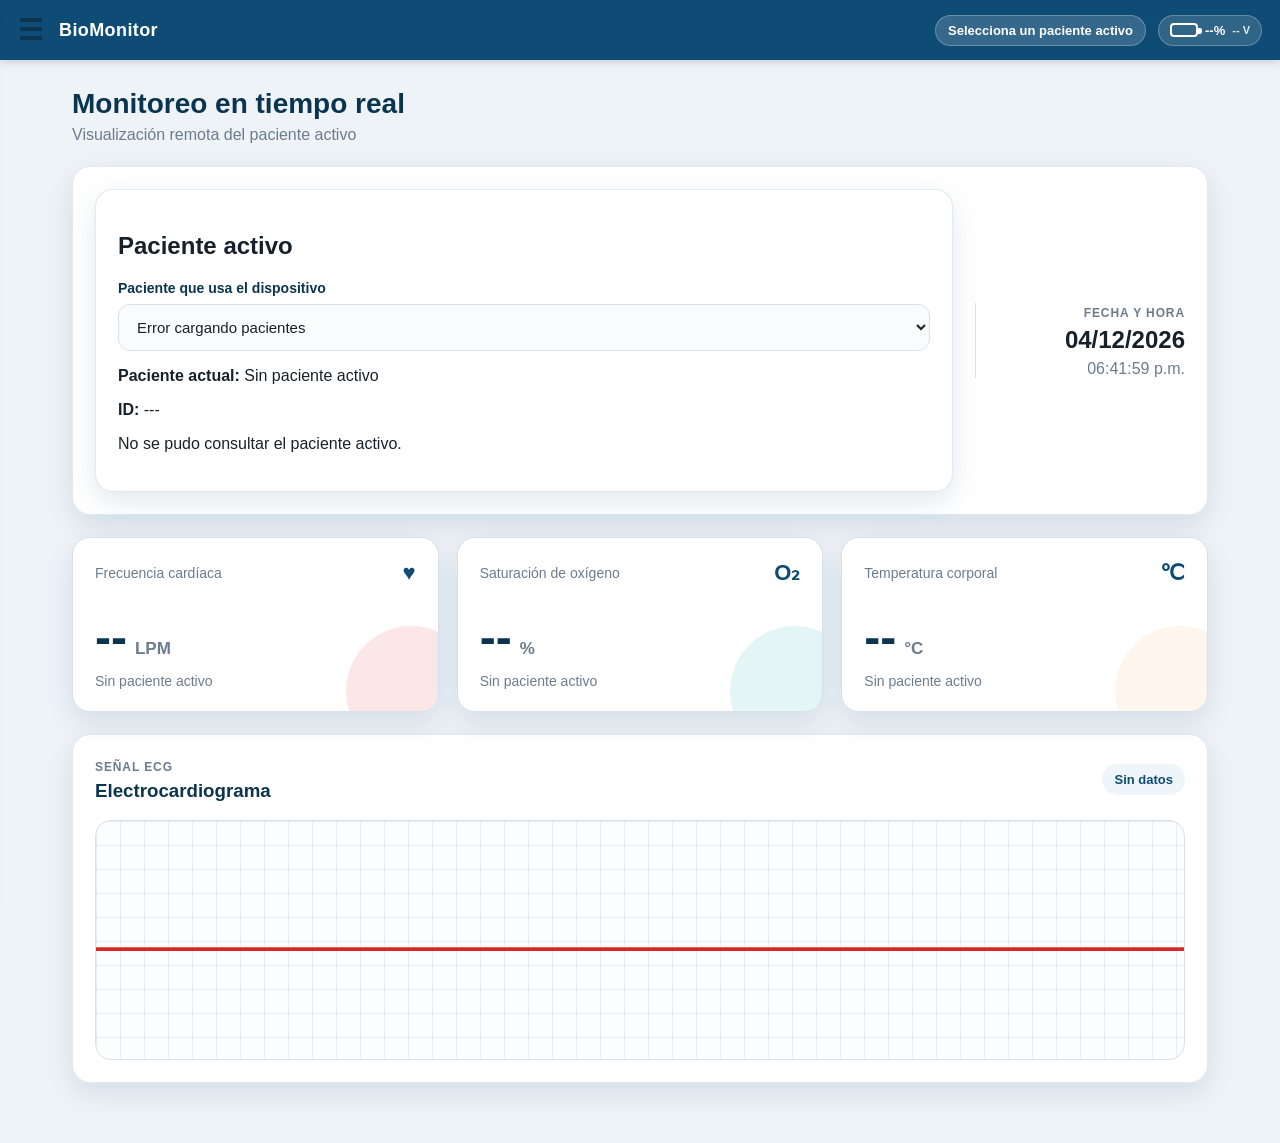
<file: index.html>
<!doctype html>
<html lang="es">
  <head>
    <meta charset="UTF-8" />
    <meta name="viewport" content="width=device-width, initial-scale=1.0" />
    <title>Monitor Biomédico IoT</title>

    <link rel="stylesheet" href="styles.css" />
  </head>

  <body>
    <!-- Navegación por CSS -->
    <input type="radio" name="pantalla" id="pantallaMonitoreo" checked hidden />
    <input type="radio" name="pantalla" id="pantallaRegistro" hidden />
    <input type="radio" name="pantalla" id="pantallaReportes" hidden />
    <input type="checkbox" id="menuToggle" hidden />

    <!-- Barra superior -->
<header class="topbar">
  <label for="menuToggle" class="menu-btn">☰</label>

  <div class="topbar-title">BioMonitor</div>

  <div class="topbar-status">
    <span class="connection-pill" id="estadoConexion">En línea</span>

    <div class="battery-topbar" id="batteryWidget">
      <div class="battery-icon-small">
        <div class="battery-level-small" id="batteryLevel"></div>
      </div>

      <span class="battery-text">
        <span id="bateria">--</span>%
      </span>

      <span class="battery-voltage-small" id="voltajeBat">-- V</span>
    </div>
  </div>
</header>

    <!-- Menú lateral -->
    <aside class="sidebar">
      <div class="sidebar-header">
        <h2>Menú</h2>
        <label for="menuToggle" class="close-menu">×</label>
      </div>

      <nav class="nav-menu">
        <label for="pantallaMonitoreo" class="nav-item" onclick="cerrarMenu()">
          <span class="nav-icon">⌁</span>
          <span>Monitoreo</span>
        </label>

        <label for="pantallaRegistro" class="nav-item" onclick="cerrarMenu()">
          <span class="nav-icon">＋</span>
          <span>Registro de pacientes</span>
        </label>

        <label for="pantallaReportes" class="nav-item" onclick="cerrarMenu()">
          <span class="nav-icon">▣</span>
          <span>Generación de reportes</span>
        </label>
      </nav>
    </aside>

    <label for="menuToggle" class="overlay"></label>

    <main class="app">
      <!-- ========================= -->
      <!-- PANTALLA 1: MONITOREO -->
      <!-- ========================= -->
      <section id="monitoreo" class="screen">

        <div class="screen-header">
          <div>
            <h2>Monitoreo en tiempo real</h2>
            <p>Visualización remota del paciente activo</p>
          </div>
        </div>

        <div class="patient-summary card">
          <div class="card patient-card">
            <h2 class="card-title">Paciente activo</h2>

            <div class="form-group">
              <label for="selectPacienteActivo"
                >Paciente que usa el dispositivo</label
              >
              <select
                id="selectPacienteActivo"
                onchange="establecerPacienteActivo()"
              >
                <option value="">Cargando pacientes...</option>
              </select>
            </div>

            <p>
              <strong>Paciente actual:</strong>
              <span id="pacienteActivo">Sin paciente activo</span>
            </p>

            <p>
              <strong>ID:</strong>
              <span id="pacienteID">---</span>
            </p>

            <p class="small-text" id="estadoPacienteActivo">
              Selecciona el paciente antes de iniciar el monitoreo.
            </p>
          </div>

          <div class="datetime-box">
            <span class="section-label">Fecha y hora</span>
            <h3 id="fechaActual">--/--/----</h3>
            <p id="horaActual">--:--:--</p>
          </div>
        </div>

        <div class="vitals-grid">
          <article class="vital-card heart">
            <div class="vital-header">
              <span>Frecuencia cardíaca</span>
              <span class="vital-icon">♥</span>
            </div>
            <div class="vital-value">
              <span id="bpm">--</span>
              <small>LPM</small>
            </div>
            <p id="estadoBPM">Esperando datos</p>
          </article>

          <article class="vital-card oxygen">
            <div class="vital-header">
              <span>Saturación de oxígeno</span>
              <span class="vital-icon">O₂</span>
            </div>
            <div class="vital-value">
              <span id="spo2">--</span>
              <small>%</small>
            </div>
            <p id="estadoSpO2">Esperando datos</p>
          </article>

          <article class="vital-card temperature">
            <div class="vital-header">
              <span>Temperatura corporal</span>
              <span class="vital-icon">℃</span>
            </div>
            <div class="vital-value">
              <span id="temp">--</span>
              <small>°C</small>
            </div>
            <p id="estadoTemp">Esperando datos</p>
          </article>
        </div>

        <section class="card ecg-card">
          <div class="card-title-row">
            <div>
              <span class="section-label">Señal ECG</span>
              <h3>Electrocardiograma</h3>
            </div>
            <span class="ecg-status" id="estadoECG">Sin datos</span>
          </div>

          <div class="ecg-graph" id="graficaECG">
            <svg viewBox="0 0 1000 260" preserveAspectRatio="none">
              <polyline
                points="0,140 60,140 85,140 100,138 115,142 130,140 150,140 170,138 185,145 200,135 215,140 245,140 260,90 275,190 290,140 330,140 350,136 365,144 380,140 440,140 465,140 480,138 495,142 510,140 540,140 560,135 575,145 590,138 610,140 640,140 655,85 670,195 685,140 730,140 750,137 765,145 780,140 850,140 870,138 885,142 900,140 930,140 950,136 965,144 980,140 1000,140"
              />
            </svg>
          </div>
        </section>
      </section>

      <!-- ========================= -->
      <!-- PANTALLA 2: REGISTRO -->
      <!-- ========================= -->
      <section id="registro" class="screen">
        <div class="screen-header">
          <div>
            <h2>Registro de pacientes</h2>
            <p>Alta de paciente para monitoreo remoto</p>
          </div>
        </div>

        <form class="card form-card" id="formRegistroPaciente">
          <div class="form-grid">
            <div class="form-group">
              <label for="nombre">Nombre completo</label>
              <input
                type="text"
                id="nombre"
                name="nombre"
                placeholder="Nombre del paciente"
              />
            </div>

            <div class="form-group">
              <label for="edad">Edad</label>
              <input type="number" id="edad" name="edad" placeholder="Años" />
            </div>

            <div class="form-group">
              <label for="sexo">Sexo</label>
              <select id="sexo" name="sexo">
                <option value="">Seleccionar</option>
                <option value="Femenino">Femenino</option>
                <option value="Masculino">Masculino</option>
                <option value="Otro">Otro</option>
              </select>
            </div>

            <div class="form-group">
              <label for="peso">Peso</label>
              <input type="number" id="peso" name="peso" placeholder="kg" />
            </div>

            <div class="form-group">
              <label for="estatura">Estatura</label>
              <input
                type="number"
                id="estatura"
                name="estatura"
                placeholder="cm"
              />
            </div>
          </div>

          <div class="check-section">
            <span class="section-label">Antecedentes / factores de riesgo</span>

            <div class="check-grid">
              <label class="check-card">
                <input
                  type="checkbox"
                  id="hipertenso"
                  name="factores"
                  value="Hipertensión"
                />
                <span>Hipertensión</span>
              </label>

              <label class="check-card">
                <input
                  type="checkbox"
                  id="diabetico"
                  name="factores"
                  value="Diabetes"
                />
                <span>Diabetes</span>
              </label>

              <label class="check-card">
                <input
                  type="checkbox"
                  id="obesidad"
                  name="factores"
                  value="Obesidad"
                />
                <span>Obesidad</span>
              </label>

              <label class="check-card">
                <input
                  type="checkbox"
                  id="tabaquismo"
                  name="factores"
                  value="Tabaquismo"
                />
                <span>Tabaquismo</span>
              </label>

              <label class="check-card">
                <input
                  type="checkbox"
                  id="epoc"
                  name="factores"
                  value="EPOC / enfermedad pulmonar crónica"
                />
                <span>EPOC / enfermedad pulmonar crónica</span>
              </label>

              <label class="check-card">
                <input type="checkbox" id="asma" name="factores" value="Asma" />
                <span>Asma</span>
              </label>

              <label class="check-card">
                <input
                  type="checkbox"
                  id="cardiopatia"
                  name="factores"
                  value="Enfermedad cardíaca"
                />
                <span>Enfermedad cardíaca</span>
              </label>

              <label class="check-card">
                <input
                  type="checkbox"
                  id="arritmias"
                  name="factores"
                  value="Arritmias"
                />
                <span>Arritmias</span>
              </label>

              <label class="check-card">
                <input
                  type="checkbox"
                  id="insuficienciaCardiaca"
                  name="factores"
                  value="Insuficiencia cardíaca"
                />
                <span>Insuficiencia cardíaca</span>
              </label>

              <label class="check-card">
                <input
                  type="checkbox"
                  id="apneaSueno"
                  name="factores"
                  value="Apnea del sueño"
                />
                <span>Apnea del sueño</span>
              </label>

              <label class="check-card">
                <input
                  type="checkbox"
                  id="anemia"
                  name="factores"
                  value="Anemia"
                />
                <span>Anemia</span>
              </label>

              <label class="check-card">
                <input
                  type="checkbox"
                  id="tiroides"
                  name="factores"
                  value="Enfermedad tiroidea"
                />
                <span>Enfermedad tiroidea</span>
              </label>

              <label class="check-card">
                <input
                  type="checkbox"
                  id="marcapasos"
                  name="factores"
                  value="Marcapasos"
                />
                <span>Marcapasos</span>
              </label>

              <label class="check-card">
                <input
                  type="checkbox"
                  id="oxigeno"
                  name="factores"
                  value="Uso de oxígeno suplementario"
                />
                <span>Oxígeno suplementario</span>
              </label>

              <label class="check-card">
                <input
                  type="checkbox"
                  id="medicamentosFC"
                  name="factores"
                  value="Medicamentos que modifican la frecuencia cardíaca"
                />
                <span>Medicamentos que modifican FC</span>
              </label>

              <label class="check-card">
                <input
                  type="checkbox"
                  id="otras"
                  name="factores"
                  value="Otras"
                />
                <span>Otras</span>
              </label>
            </div>
          </div>

          <div class="location-section">
            <span class="section-label">Ubicación de monitoreo</span>

            <div class="form-grid">
              <div class="form-group">
                <label for="ciudadBusqueda">Ciudad / localidad</label>
                <input
                  type="text"
                  id="ciudadBusqueda"
                  name="ciudadBusqueda"
                  placeholder="Ej. Ciudad de México, Toluca, Puebla, Guadalajara"
                />
              </div>

              <div class="form-group">
                <label>&nbsp;</label>
                <button
                  type="button"
                  class="btn secondary"
                  onclick="buscarCiudades()"
                >
                  Buscar ciudad
                </button>
              </div>

              <div class="form-group full">
                <label for="ciudad">Resultado de búsqueda</label>
                <select
                  id="ciudad"
                  name="ciudad"
                  disabled
                  onchange="seleccionarCiudad()"
                >
                  <option value="">Busca una ciudad primero</option>
                </select>
              </div>

              <div class="form-group">
                <label for="altitud">Altitud aproximada</label>
                <input
                  type="text"
                  id="altitud"
                  name="altitud"
                  placeholder="msnm"
                  readonly
                />
              </div>

              <input type="hidden" id="pais" name="pais" />
              <input type="hidden" id="estado" name="estado" />
              <input type="hidden" id="latitud" name="latitud" />
              <input type="hidden" id="longitud" name="longitud" />
            </div>
          </div>

          <div class="form-group full">
            <label for="obs">Observaciones</label>
            <textarea
              id="obs"
              name="obs"
              rows="4"
              placeholder="Observaciones clínicas o notas relevantes"
            ></textarea>
          </div>

          <div class="form-actions">
            <button type="button" class="btn secondary">Limpiar</button>
            <button type="submit" class="btn primary">
              Registrar paciente
            </button>
            <p id="registroResultado"></p>
          </div>
        </form>
      </section>

      <!-- ========================= -->
      <!-- PANTALLA 3: REPORTES -->
      <!-- ========================= -->
      <section id="reportes" class="screen">
        <div class="screen-header">
          <div>
            <h2>Generación de reportes</h2>
            <p>Consulta histórica por paciente, fecha y hora</p>
          </div>
        </div>

        <form class="card form-card" id="formReporte">
          <div class="form-grid">
            <div class="form-group full">
              <label for="pacienteReporte">Paciente</label>
              <select id="pacienteReporte" name="pacienteReporte">
                <option value="">Seleccionar paciente</option>
              </select>
            </div>

            <div class="form-group">
              <label for="fechaInicio">Fecha inicial</label>
              <input type="date" id="fechaInicio" name="fechaInicio" />
            </div>

            <div class="form-group">
              <label for="fechaFin">Fecha final</label>
              <input type="date" id="fechaFin" name="fechaFin" />
            </div>

            <div class="form-group">
              <label for="horaInicio">Hora inicial</label>
              <input type="time" id="horaInicio" name="horaInicio" />
            </div>

            <div class="form-group">
              <label for="horaFin">Hora final</label>
              <input type="time" id="horaFin" name="horaFin" />
            </div>
          </div>

          <div class="report-note">
            <strong>Contenido del reporte:</strong>
            <span
              >promedios, máximos, mínimos, gráficas y datos filtrados del
              paciente.</span
            >
          </div>

          <div class="form-actions">
            <button type="button" class="btn secondary">Cancelar</button>
            <button type="submit" class="btn primary">
              Generar reporte PDF
            </button>
          </div>
        </form>

        <div class="card report-result">
          <span class="section-label">Estado del reporte</span>
          <h3 id="estadoReporte">Sin reporte generado</h3>
          <p id="mensajeReporte">
            Selecciona un paciente y un intervalo de tiempo para generar el
            documento.
          </p>
          <a href="#" id="linkReporte" class="btn outline">Descargar PDF</a>
        </div>
      </section>
    </main>
    <script>
      function cerrarMenu() {
        document.getElementById("menuToggle").checked = false;
      }

      document.addEventListener("keydown", function (event) {
        if (event.key === "Escape") {
          cerrarMenu();
        }
      });
    </script>
    <script src="script.js"></script>
  </body>
</html>
</file>
<file: styles.css>
:root {
  --bg: #eef3f7;
  --card: #ffffff;
  --primary: #0f4c75;
  --primary-dark: #0b354f;
  --accent: #00a6a6;
  --text: #17212b;
  --muted: #6b7c8f;
  --border: #d9e2ec;
  --danger: #d62828;
  --success: #2a9d8f;
  --warning: #f4a261;
  --shadow: 0 10px 28px rgba(15, 76, 117, 0.12);
  --radius: 18px;
}

* {
  box-sizing: border-box;
}

body {
  margin: 0;
  font-family: Arial, Helvetica, sans-serif;
  background: var(--bg);
  color: var(--text);
}

/* ========================= */
/* TOPBAR */
/* ========================= */

.topbar {
  height: 60px;
  background: #0f4c75;
  color: #ffffff;
  display: flex;
  align-items: center;
  padding: 0 18px;
  box-shadow: 0 2px 8px rgba(0, 0, 0, 0.15);
  position: sticky;
  top: 0;
  z-index: 10;
}

.menu-btn {
  font-size: 28px;
  cursor: pointer;
  margin-right: 16px;
  user-select: none;
}

.topbar-title {
  font-size: 18px;
  font-weight: 700;
  letter-spacing: 0.4px;
}

.topbar-status {
  margin-left: auto;
  display: flex;
  align-items: center;
  gap: 12px;
}

.connection-pill {
  background: rgba(255, 255, 255, 0.16);
  border: 1px solid rgba(255, 255, 255, 0.25);
  color: #ffffff;
  border-radius: 999px;
  padding: 7px 12px;
  font-size: 13px;
  font-weight: 700;
  white-space: nowrap;
}

.battery-topbar {
  display: flex;
  align-items: center;
  gap: 7px;

  background: rgba(255, 255, 255, 0.14);
  border: 1px solid rgba(255, 255, 255, 0.25);
  border-radius: 999px;

  padding: 7px 11px;
  color: #ffffff;
  font-weight: 700;
  white-space: nowrap;
}

.battery-icon-small {
  position: relative;
  width: 28px;
  height: 14px;
  border: 2px solid #ffffff;
  border-radius: 4px;
  padding: 2px;
}

.battery-icon-small::after {
  content: "";
  position: absolute;
  top: 3px;
  right: -6px;
  width: 4px;
  height: 6px;
  background: #ffffff;
  border-radius: 0 2px 2px 0;
}

.battery-level-small {
  height: 100%;
  width: 0%;
  background: #ffffff;
  border-radius: 2px;
  transition: width 0.3s ease, background 0.3s ease;
}

.battery-text {
  font-size: 13px;
}

.battery-voltage-small {
  font-size: 11px;
  opacity: 0.85;
}

/* Estados de batería */
.battery-topbar.battery-low .battery-level-small {
  background: #f4a261;
}

.battery-topbar.battery-critical .battery-level-small {
  background: #d9534f;
}

.battery-topbar.battery-low {
  border-color: rgba(244, 162, 97, 0.8);
}

.battery-topbar.battery-critical {
  border-color: rgba(217, 83, 79, 0.9);
}

/* Estado de conexión */
.connection-pill.offline {
  background: rgba(217, 83, 79, 0.24);
  border-color: rgba(217, 83, 79, 0.6);
}

.connection-pill.online {
  background: rgba(46, 139, 87, 0.24);
  border-color: rgba(46, 139, 87, 0.65);
}

/* Responsive */
@media (max-width: 700px) {
  .topbar {
    padding: 0 12px;
  }

  .topbar-title {
    font-size: 15px;
  }

  .topbar-status {
    gap: 6px;
  }

  .connection-pill {
    font-size: 11px;
    padding: 6px 8px;
  }

  .battery-topbar {
    padding: 6px 8px;
    gap: 5px;
  }

  .battery-voltage-small {
    display: none;
  }
}

/* ========================= */
/* SIDEBAR */
/* ========================= */

.sidebar {
  width: 295px;
  height: 100vh;
  background: white;
  position: fixed;
  top: 0;
  left: -315px;
  z-index: 40;
  box-shadow: var(--shadow);
  transition: left 0.25s ease;
  padding: 22px;
}

#menuToggle:checked ~ .sidebar {
  left: 0;
}

.overlay {
  display: none;
}

#menuToggle:checked ~ .overlay {
  display: block;
  position: fixed;
  inset: 0;
  background: rgba(23, 33, 43, 0.35);
  z-index: 30;
}

.sidebar-header {
  display: flex;
  justify-content: space-between;
  align-items: center;
  margin-bottom: 28px;
}

.sidebar-header h2 {
  margin: 0;
  color: var(--primary);
}

.close-menu {
  font-size: 32px;
  cursor: pointer;
  color: var(--muted);
}

.nav-menu {
  display: grid;
  gap: 12px;
}

.nav-item {
  display: flex;
  align-items: center;
  gap: 14px;
  padding: 14px 16px;
  border-radius: 14px;
  cursor: pointer;
  color: var(--text);
  border: 1px solid transparent;
  transition: 0.2s ease;
}

.nav-item:hover {
  background: #f0f7fb;
  border-color: var(--border);
}

.nav-icon {
  width: 32px;
  height: 32px;
  display: grid;
  place-content: center;
  background: #e6f4f8;
  color: var(--primary);
  border-radius: 10px;
  font-weight: bold;
}

/* ========================= */
/* CONTENIDO */
/* ========================= */

.app {
  max-width: 1180px;
  margin: 0 auto;
  padding: 28px 22px 60px;
}

.screen {
  display: none;
}

#pantallaMonitoreo:checked ~ .app #monitoreo,
#pantallaRegistro:checked ~ .app #registro,
#pantallaReportes:checked ~ .app #reportes {
  display: block;
}

.screen-header {
  display: flex;
  justify-content: space-between;
  align-items: flex-start;
  margin-bottom: 22px;
}

.screen-header h2 {
  margin: 0;
  font-size: 28px;
  color: var(--primary-dark);
}

.screen-header p {
  margin: 6px 0 0;
  color: var(--muted);
}

.card {
  background: var(--card);
  border-radius: var(--radius);
  padding: 22px;
  box-shadow: var(--shadow);
  border: 1px solid rgba(217, 226, 236, 0.75);
}

.section-label {
  display: inline-block;
  font-size: 12px;
  text-transform: uppercase;
  letter-spacing: 0.9px;
  color: var(--muted);
  font-weight: bold;
  margin-bottom: 6px;
}

/* ========================= */
/* MONITOREO */
/* ========================= */
.screen-monitoring {
  position: relative;
}

/* Estados visuales */
.battery-widget.battery-low .battery-level {
  background: #f4a261;
}

.battery-widget.battery-critical .battery-level {
  background: #d9534f;
}

.battery-widget.battery-critical {
  border-color: rgba(217, 83, 79, 0.5);
}

/* Responsive */
@media (max-width: 768px) {
  .screen-monitoring {
    padding-top: 78px;
  }

  .battery-widget {
    top: 14px;
    right: 14px;
  }
}
.patient-summary {
  display: grid;
  grid-template-columns: 1fr auto;
  gap: 22px;
  margin-bottom: 22px;
  align-items: center;
}

.patient-info h3,
.datetime-box h3 {
  margin: 0;
  font-size: 24px;
}

.patient-info p,
.datetime-box p {
  margin: 6px 0 0;
  color: var(--muted);
}

.datetime-box {
  text-align: right;
  min-width: 210px;
  padding-left: 22px;
  border-left: 1px solid var(--border);
}

.vitals-grid {
  display: grid;
  grid-template-columns: repeat(3, 1fr);
  gap: 18px;
  margin-bottom: 22px;
}

.vital-card {
  background: white;
  border-radius: var(--radius);
  padding: 22px;
  box-shadow: var(--shadow);
  border: 1px solid var(--border);
  position: relative;
  overflow: hidden;
}

.vital-card::after {
  content: "";
  position: absolute;
  width: 130px;
  height: 130px;
  border-radius: 50%;
  right: -38px;
  bottom: -45px;
  opacity: 0.11;
}

.vital-card.heart::after {
  background: var(--danger);
}

.vital-card.oxygen::after {
  background: var(--accent);
}

.vital-card.temperature::after {
  background: var(--warning);
}

.vital-header {
  display: flex;
  justify-content: space-between;
  align-items: center;
  color: var(--muted);
  font-size: 14px;
}

.vital-icon {
  font-size: 22px;
  color: var(--primary);
  font-weight: bold;
}

.vital-value {
  margin: 24px 0 8px;
  display: flex;
  align-items: baseline;
  gap: 8px;
}

.vital-value span {
  font-size: 48px;
  font-weight: 800;
  color: var(--primary-dark);
}

.vital-value small {
  font-size: 17px;
  color: var(--muted);
  font-weight: bold;
}

.vital-card p {
  margin: 0;
  color: var(--muted);
  font-size: 14px;
}

.ecg-card {
  min-height: 330px;
}

.card-title-row {
  display: flex;
  justify-content: space-between;
  align-items: center;
  margin-bottom: 18px;
}

.card-title-row h3 {
  margin: 0;
  color: var(--primary-dark);
}

.ecg-status {
  padding: 8px 12px;
  border-radius: 999px;
  background: #eef6f9;
  color: var(--primary);
  font-size: 13px;
  font-weight: bold;
}

.ecg-graph {
  height: 240px;
  border-radius: 16px;
  overflow: hidden;
  background:
    linear-gradient(to right, rgba(15, 76, 117, 0.08) 1px, transparent 1px),
    linear-gradient(to bottom, rgba(15, 76, 117, 0.08) 1px, transparent 1px),
    #fbfdff;
  background-size: 24px 24px;
  border: 1px solid var(--border);
}

.ecg-graph svg {
  width: 100%;
  height: 100%;
}

.ecg-graph polyline {
  fill: none;
  stroke: var(--danger);
  stroke-width: 4;
  stroke-linejoin: round;
  stroke-linecap: round;
}

/* ========================= */
/* FORMULARIOS */
/* ========================= */

.form-card {
  max-width: 920px;
}

.form-grid {
  display: grid;
  grid-template-columns: repeat(2, 1fr);
  gap: 18px;
}

.form-group {
  display: grid;
  gap: 8px;
}

.form-group.full {
  grid-column: 1 / -1;
  margin-top: 18px;
}

label {
  color: var(--primary-dark);
  font-weight: bold;
  font-size: 14px;
}

input,
select,
textarea {
  width: 100%;
  border: 1px solid var(--border);
  background: #f9fbfd;
  border-radius: 12px;
  padding: 13px 14px;
  font-size: 15px;
  color: var(--text);
  outline: none;
  transition: 0.2s ease;
}

input:focus,
select:focus,
textarea:focus {
  border-color: var(--accent);
  box-shadow: 0 0 0 4px rgba(0, 166, 166, 0.13);
  background: white;
}

.check-section {
  margin-top: 24px;
}

.check-grid {
  display: grid;
  grid-template-columns: repeat(5, 1fr);
  gap: 12px;
}

.check-card {
  background: #f9fbfd;
  border: 1px solid var(--border);
  border-radius: 14px;
  padding: 14px;
  cursor: pointer;
  display: flex;
  align-items: center;
  gap: 10px;
  color: var(--text);
}

.check-card input {
  width: auto;
  accent-color: var(--primary);
}

.form-actions {
  margin-top: 24px;
  display: flex;
  justify-content: flex-end;
  gap: 12px;
}

.btn {
  border: none;
  border-radius: 12px;
  padding: 13px 18px;
  font-weight: bold;
  cursor: pointer;
  text-decoration: none;
  display: inline-block;
  text-align: center;
  font-size: 15px;
}

.btn.primary {
  background: var(--primary);
  color: white;
}

.btn.primary:hover {
  background: var(--primary-dark);
}

.btn.secondary {
  background: #e8eef3;
  color: var(--primary-dark);
}

.btn.outline {
  border: 1px solid var(--primary);
  color: var(--primary);
  background: transparent;
  margin-top: 12px;
}

.report-note {
  margin-top: 22px;
  background: #f0f7fb;
  border: 1px solid #d6e9f0;
  padding: 16px;
  border-radius: 14px;
  color: var(--muted);
}

.report-note strong {
  color: var(--primary-dark);
}

.report-result {
  max-width: 920px;
  margin-top: 22px;
}

.report-result h3 {
  margin: 0;
  color: var(--primary-dark);
}

.report-result p {
  color: var(--muted);
}
.location-section {
  margin-top: 24px;
}

.check-grid {
  grid-template-columns: repeat(auto-fit, minmax(210px, 1fr));
}

.check-card {
  min-height: 54px;
}

/* ========================= */
/* RESPONSIVE */
/* ========================= */

@media (max-width: 850px) {
  .topbar {
    padding: 0 16px;
  }

  .cloud-status {
    display: none;
  }

  .patient-summary {
    grid-template-columns: 1fr;
  }

  .datetime-box {
    text-align: left;
    border-left: none;
    padding-left: 0;
    border-top: 1px solid var(--border);
    padding-top: 18px;
  }

  .vitals-grid {
    grid-template-columns: 1fr;
  }

  .form-grid {
    grid-template-columns: 1fr;
  }

  .check-grid {
    grid-template-columns: repeat(2, 1fr);
  }

  .form-actions {
    flex-direction: column;
  }

  .btn {
    width: 100%;
  }
}

@media (max-width: 480px) {
  .app {
    padding: 22px 14px 50px;
  }

  .screen-header h2 {
    font-size: 23px;
  }

  .topbar-title h1 {
    font-size: 18px;
  }

  .topbar-title p {
    display: none;
  }

  .check-grid {
    grid-template-columns: 1fr;
  }

  .vital-value span {
    font-size: 42px;
  }
}
</file>
